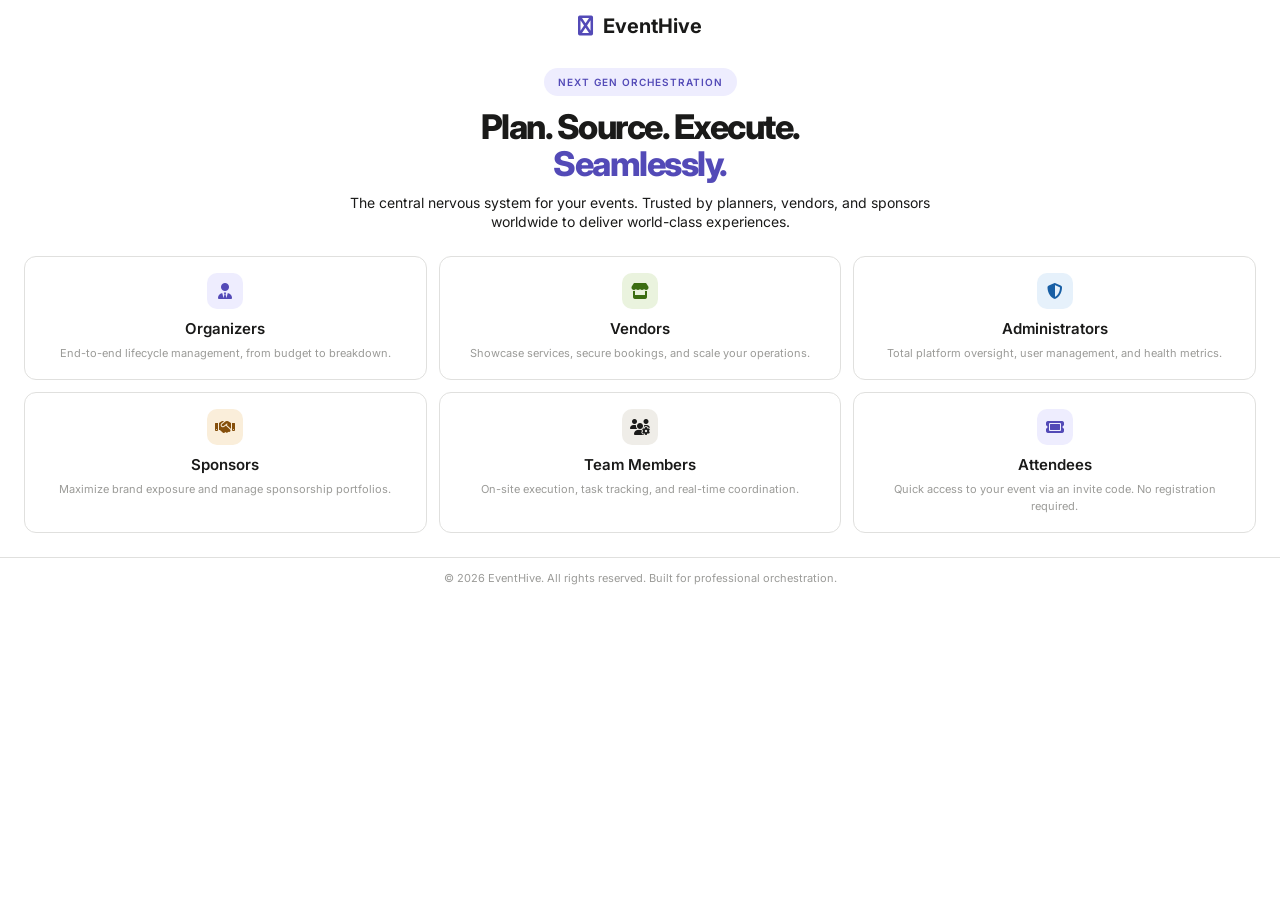
<file: index.html>
<!DOCTYPE html>
<html lang="en">
<head>
    <meta charset="UTF-8">
    <meta name="viewport" content="width=device-width, initial-scale=1.0">
    <title>EventHive | Professional Management Platform</title>
    <meta name="description" content="The modern standard for event orchestration. Clean, flat, and powerful solutions for every stakeholder.">
    <link rel="stylesheet" href="style.css">
    <link rel="stylesheet" href="https://cdnjs.cloudflare.com/ajax/libs/font-awesome/6.4.0/css/all.min.css">
    <style>
        .hero-section {
            padding: 16px 0 8px 0;
            text-align: center;
        }
        .hero-badge {
            display: inline-flex;
            align-items: center;
            padding: 6px 14px;
            background: var(--primary-light);
            color: var(--primary);
            border-radius: 100px;
            font-size: 10px;
            font-weight: 600;
            text-transform: uppercase;
            letter-spacing: 1px;
            margin-bottom: 12px;
        }
        .role-grid {
            display: grid;
            grid-template-columns: repeat(3, 1fr);
            gap: 12px;
            margin-top: 24px;
        }
        .role-card {
            padding: 16px !important;
        }
        .hero-title {
            font-size: 34px;
            font-weight: 800;
            letter-spacing: -1.5px;
            line-height: 1.1;
            margin-bottom: 10px;
        }
    </style>
</head>
<body>

    <header class="topbar" style="border:none; background:transparent">
        <div class="container" style="display: flex; justify-content: space-between; align-items: center;">
            <div style="font-size: 20px; font-weight: 700; display: flex; align-items: center; color: var(--text-primary)">
                <i class="fa-solid fa-hive" style="margin-right: 10px; color: var(--primary)"></i> EventHive
            </div>
            <div>
                <!-- Buttons removed per user request -->
            </div>
        </div>
    </header>

    <main class="container">
        <section class="hero-section">
            <div class="hero-badge">Next Gen Orchestration</div>
            <h1 class="hero-title">Plan. Source. Execute.<br><span style="color:var(--primary)">Seamlessly.</span></h1>
            <p class="text-secondary" style="font-size: 14px; max-width: 640px; margin: 0 auto; line-height: 1.4;">
                The central nervous system for your events. Trusted by planners, vendors, and sponsors worldwide to deliver world-class experiences.
            </p>

            <div class="role-grid">
                <!-- Organizer -->
                <a href="auth.html?role=organizer" class="role-card">
                    <div style="width:36px; height:36px; background:var(--primary-light); border-radius:10px; display:flex; align-items:center; justify-content:center; margin:0 auto 8px auto;">
                        <i class="fa-solid fa-user-tie" style="font-size:16px; color:var(--primary)"></i>
                    </div>
                    <h3 style="margin-bottom:4px; font-size:15px">Organizers</h3>
                    <p style="font-size:11px" class="text-tertiary">End-to-end lifecycle management, from budget to breakdown.</p>
                </a>

                <!-- Vendor -->
                <a href="auth.html?role=store" class="role-card">
                    <div style="width:36px; height:36px; background:var(--success-fill); border-radius:10px; display:flex; align-items:center; justify-content:center; margin:0 auto 8px auto;">
                        <i class="fa-solid fa-store" style="font-size:16px; color:var(--success-text)"></i>
                    </div>
                    <h3 style="margin-bottom:4px; font-size:15px">Vendors</h3>
                    <p style="font-size:11px" class="text-tertiary">Showcase services, secure bookings, and scale your operations.</p>
                </a>

                <!-- Admin -->
                <a href="auth.html?role=admin" class="role-card">
                    <div style="width:36px; height:36px; background:var(--info-fill); border-radius:10px; display:flex; align-items:center; justify-content:center; margin:0 auto 8px auto;">
                        <i class="fa-solid fa-shield-halved" style="font-size:16px; color:var(--info-text)"></i>
                    </div>
                    <h3 style="margin-bottom:4px; font-size:15px">Administrators</h3>
                    <p style="font-size:11px" class="text-tertiary">Total platform oversight, user management, and health metrics.</p>
                </a>

                <!-- Sponsor -->
                <a href="auth.html?role=sponsor" class="role-card">
                    <div style="width:36px; height:36px; background:var(--warning-fill); border-radius:10px; display:flex; align-items:center; justify-content:center; margin:0 auto 8px auto;">
                        <i class="fa-solid fa-handshake" style="font-size:16px; color:var(--warning-text)"></i>
                    </div>
                    <h3 style="margin-bottom:4px; font-size:15px">Sponsors</h3>
                    <p style="font-size:11px" class="text-tertiary">Maximize brand exposure and manage sponsorship portfolios.</p>
                </a>

                <!-- Employee -->
                <a href="auth.html?role=employee" class="role-card">
                    <div style="width:36px; height:36px; background:var(--bg-tertiary); border-radius:10px; display:flex; align-items:center; justify-content:center; margin:0 auto 8px auto;">
                        <i class="fa-solid fa-users-gear" style="font-size:16px; color:var(--text-primary)"></i>
                    </div>
                    <h3 style="margin-bottom:4px; font-size:15px">Team Members</h3>
                    <p style="font-size:11px" class="text-tertiary">On-site execution, task tracking, and real-time coordination.</p>
                </a>

                <!-- Attendee -->
                <a href="join.html" class="role-card">
                    <div style="width:36px; height:36px; background:var(--primary-light); border-radius:10px; display:flex; align-items:center; justify-content:center; margin:0 auto 8px auto;">
                        <i class="fa-solid fa-ticket" style="font-size:16px; color:var(--primary)"></i>
                    </div>
                    <h3 style="margin-bottom:4px; font-size:15px">Attendees</h3>
                    <p style="font-size:11px" class="text-tertiary">Quick access to your event via an invite code. No registration required.</p>
                </a>
            </div>
        </section>
    </main>

    <footer style="margin-top: 16px; padding: 12px 0; border-top: 0.5px solid var(--border-default); text-align: center;">
        <p class="text-tertiary" style="font-size: 11px;">&copy; 2026 EventHive. All rights reserved. Built for professional orchestration.</p>
    </footer>

</body>
</html>
</file>
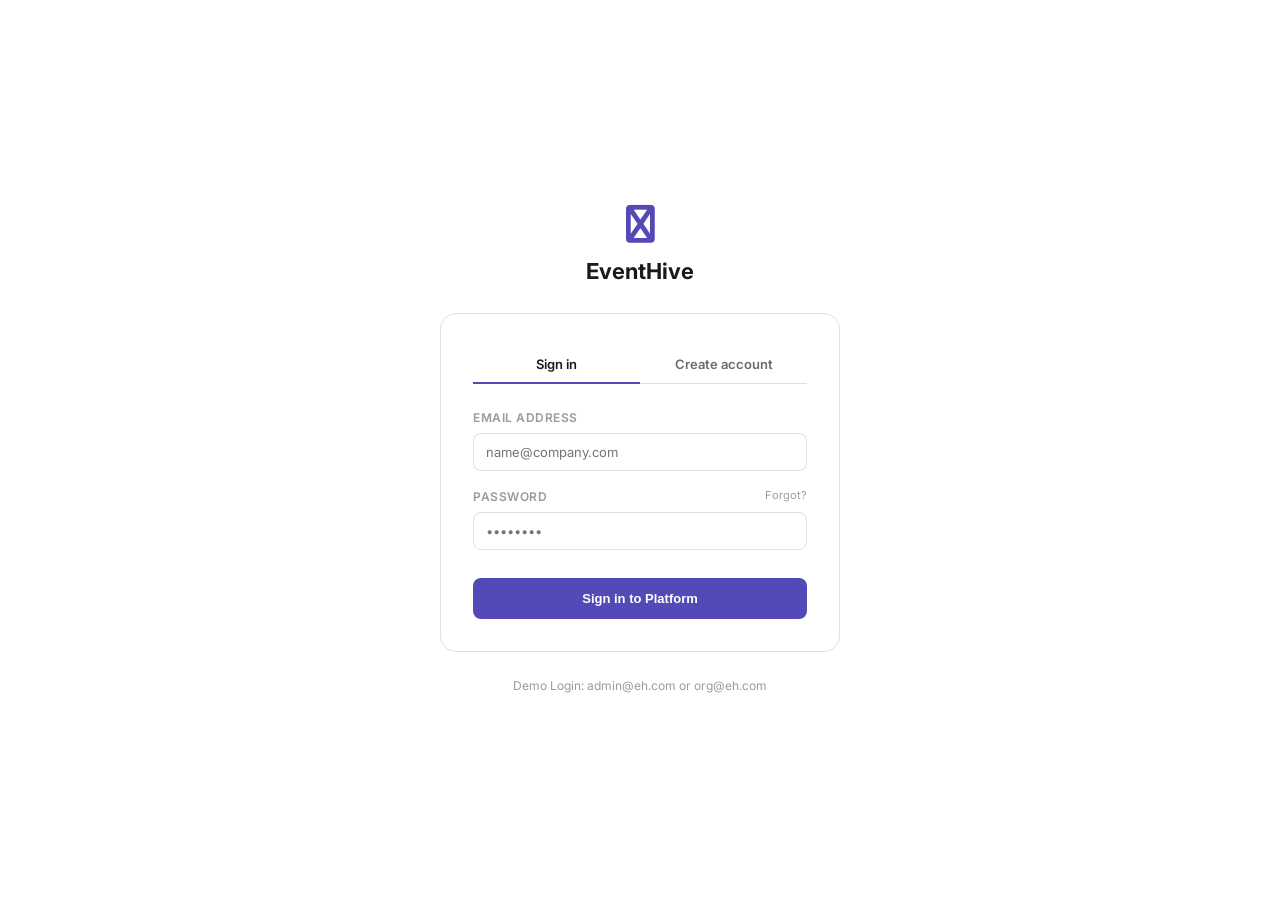
<file: auth.html>
<!DOCTYPE html>
<html lang="en">
<head>
    <meta charset="UTF-8">
    <meta name="viewport" content="width=device-width, initial-scale=1.0">
    <title>Authentication | EventHive</title>
    <link rel="stylesheet" href="style.css">
    <link rel="stylesheet" href="https://cdnjs.cloudflare.com/ajax/libs/font-awesome/6.4.0/css/all.min.css">
</head>
<body class="auth-page">

    <div style="text-align: center;">
        <div style="margin-bottom: 24px; cursor: pointer;" onclick="location.href='index.html'">
            <i class="fa-solid fa-hive" style="font-size: 38px; color: var(--primary);"></i>
            <div style="font-size: 22px; font-weight: 700; margin-top: 8px;">EventHive</div>
        </div>

        <div class="auth-card">
            <div class="auth-tabs">
                <div class="auth-tab active" id="tab-login" onclick="switchTab('login')">Sign in</div>
                <div class="auth-tab" id="tab-reg" onclick="switchTab('reg')">Create account</div>
            </div>

            <!-- Login -->
            <form id="form-login" onsubmit="handleLogin(event)">
                <div class="form-group" style="text-align: left;">
                    <label>Email address</label>
                    <input type="email" id="login-email" class="form-control" placeholder="name@company.com" required>
                </div>
                <div class="form-group" style="text-align: left;">
                    <div style="display: flex; justify-content: space-between; margin-bottom: 6px;">
                        <label style="margin:0">Password</label>
                        <a href="#" class="text-tertiary" style="font-size: 11px;">Forgot?</a>
                    </div>
                    <input type="password" id="login-pass" class="form-control" placeholder="••••••••" required>
                </div>
                <button type="submit" class="btn btn-primary" style="width: 100%; padding: 12px; margin-top: 12px;">Sign in to Platform</button>
            </form>

            <!-- Register -->
            <form id="form-reg" onsubmit="handleReg(event)" style="display: none;">
                <div class="form-group" style="text-align: left;">
                    <label>Full Name</label>
                    <input type="text" id="reg-name" class="form-control" placeholder="John Doe" required>
                </div>
                <div class="form-group" style="text-align: left;">
                    <label>Email address</label>
                    <input type="email" id="reg-email" class="form-control" placeholder="name@company.com" required>
                </div>
                <div class="form-group" style="text-align: left;">
                    <label>Professional Role</label>
                    <select id="reg-role" class="form-control" required>
                        <option value="organizer">Organizer</option>
                        <option value="store">Vendor / Store</option>
                        <option value="employee">Team Member</option>
                        <option value="sponsor">Sponsor</option>
                        <option value="admin">System Admin</option>
                    </select>
                </div>
                <div class="form-group" style="text-align: left;">
                    <label>Create Password</label>
                    <input type="password" class="form-control" placeholder="••••••••" required>
                </div>
                <button type="submit" class="btn btn-primary" style="width: 100%; padding: 12px; margin-top: 12px;">Join EventHive</button>
            </form>
        </div>
        <p class="text-tertiary" style="margin-top: 24px; font-size: 12px;">Demo Login: admin@eh.com or org@eh.com</p>
    </div>

    <script src="store.js"></script>
    <script src="common.js"></script>
    <script>
        // Handle role pre-selection
        const params = new URLSearchParams(window.location.search);
        const urlRole = params.get('role');
        if (urlRole) document.getElementById('reg-role').value = urlRole;

        function switchTab(t) {
            document.getElementById('form-login').style.display = t === 'login' ? 'block' : 'none';
            document.getElementById('form-reg').style.display = t === 'reg' ? 'block' : 'none';
            document.getElementById('tab-login').className = `auth-tab ${t==='login'?'active':''}`;
            document.getElementById('tab-reg').className = `auth-tab ${t==='reg'?'active':''}`;
        }

        function handleLogin(e) {
            e.preventDefault();
            const email = document.getElementById('login-email').value;
            const users = DataStore.getUsers();
            
            // For demo purposes, we accept the core roles if credentials match or just basic pass
            const user = users.find(u => u.email === email);
            if (user) {
                localStorage.setItem('currentUser', JSON.stringify(user));
                showNotification(`Welcome back, ${user.name}`, 'success');
                setTimeout(() => location.href = 'dashboard.html', 800);
            } else {
                // Default fallback for demo
                const fallbackRole = urlRole || 'organizer';
                const demoUser = { name: email.split('@')[0], role: fallbackRole, email: email };
                localStorage.setItem('currentUser', JSON.stringify(demoUser));
                location.href = 'dashboard.html';
            }
        }

        function handleReg(e) {
            e.preventDefault();
            const name = document.getElementById('reg-name').value;
            const email = document.getElementById('reg-email').value;
            const role = document.getElementById('reg-role').value;
            
            const newUser = { name, email, role };
            DataStore.saveUser(newUser);
            localStorage.setItem('currentUser', JSON.stringify(newUser));
            
            showNotification('Account created!', 'success');
            setTimeout(() => location.href = 'dashboard.html', 1000);
        }
    </script>
</body>
</html>
</file>
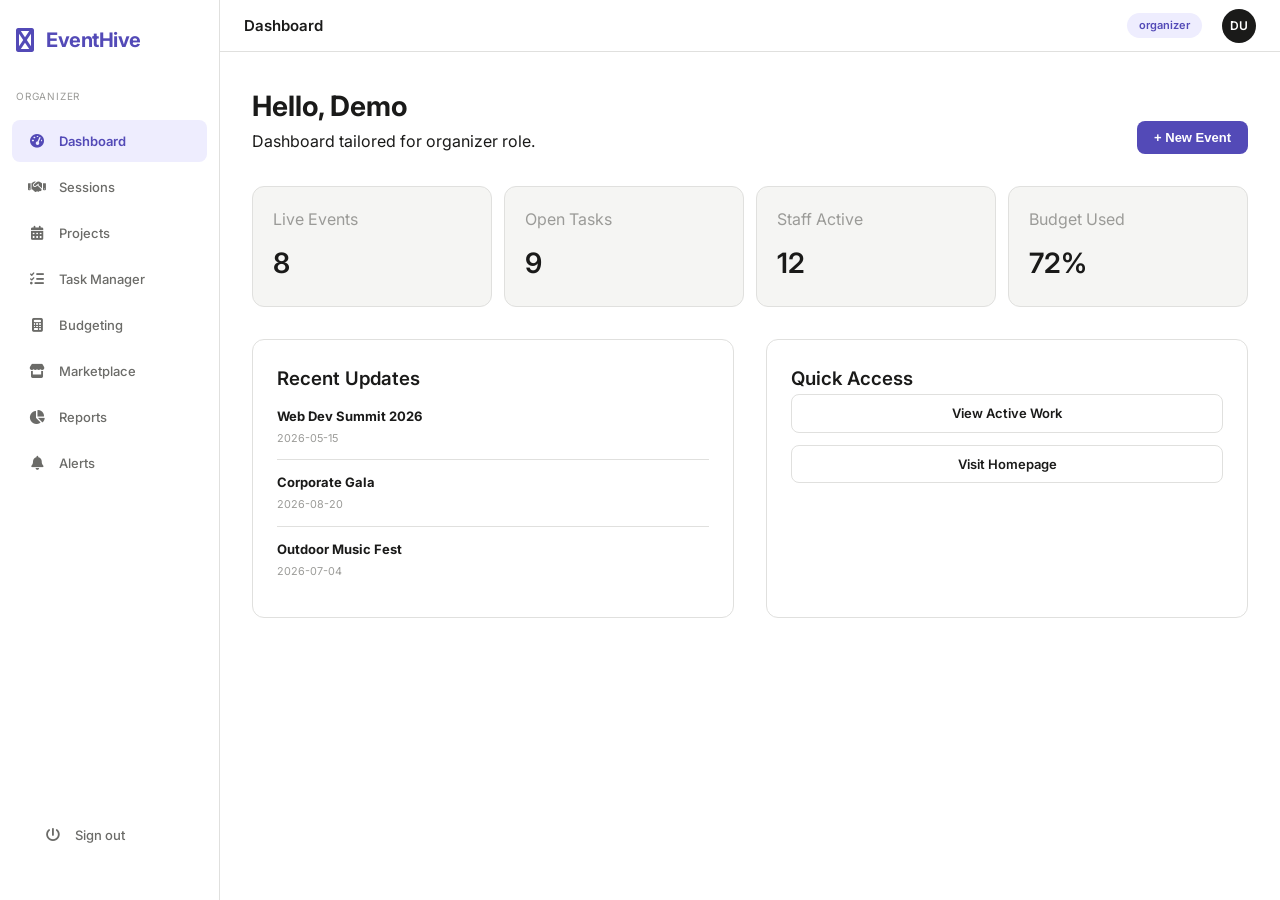
<file: dashboard.html>
<!DOCTYPE html>
<html lang="en">
<head>
    <meta charset="UTF-8">
    <meta name="viewport" content="width=device-width, initial-scale=1.0">
    <title>Management Console | EventHive</title>
    <link rel="stylesheet" href="style.css">
    <link rel="stylesheet" href="https://cdnjs.cloudflare.com/ajax/libs/font-awesome/6.4.0/css/all.min.css">
    <style>
        .sidebar { padding: 24px 0; display: flex; flex-direction: column; }
        .sidebar-logo { padding: 0 16px; margin-bottom: 32px; color: var(--primary); display: flex; align-items: center; }
        .sidebar-role { font-size: 10px; text-transform: uppercase; color: var(--text-tertiary); letter-spacing: 0.8px; padding: 0 16px; margin-bottom: 12px; }
        .nav-group { margin-bottom: 24px; }
        
        .metric-card { background: var(--bg-secondary); border-radius: 12px; padding: 20px; border: 0.5px solid var(--border-default); }
        .metric-value { font-size: 28px; font-weight: 600; margin-top: 8px; }
        
        .section-card { background: white; border: 0.5px solid var(--border-default); border-radius: 12px; padding: 24px; height: 100%; }
        .section-header { display: flex; justify-content: space-between; align-items: center; margin-bottom: 20px; }
        
        .modal-overlay { position: fixed; inset: 0; background: rgba(0,0,0,0.4); z-index: 1000; display: none; align-items: center; justify-content: center; backdrop-filter: blur(2px); }
        .modal-content { background: white; width: 440px; border-radius: 16px; padding: 32px; border: 0.5px solid var(--border-default); }
        
        .data-list-row { display: flex; align-items: center; padding: 12px 0; border-bottom: 0.5px solid var(--border-default); font-size: 13px; }
        .data-list-row:last-child { border-bottom: none; }

        .task-tag { font-size: 10px; padding: 2px 8px; border-radius: 4px; font-weight: 600; text-transform: uppercase; }
        
        #view-container { animation: fadeIn 0.3s ease; }
        @keyframes fadeIn { from { opacity: 0; transform: translateY(4px); } to { opacity: 1; transform: translateY(0); } }
    </style>
</head>
<body class="app-wrapper">

    <!-- Navigation -->
    <aside class="sidebar">
        <div class="sidebar-logo" onclick="location.href='index.html'" style="cursor:pointer">
            <i class="fa-solid fa-hive" style="font-size: 24px; margin-right: 12px;"></i>
            <span style="font-size: 20px; font-weight: 700; letter-spacing: -0.5px;">EventHive</span>
        </div>
        <div class="sidebar-role" id="role-label">Stakeholder</div>
        <nav id="main-nav" class="nav-group"></nav>
        <div style="margin-top: auto; padding: 16px;">
            <div class="nav-item" onclick="openLogout()"><i class="fa-solid fa-power-off"></i><span>Sign out</span></div>
        </div>
    </aside>

    <!-- Content -->
    <main class="main-content">
        <header class="topbar">
            <div style="font-weight: 600; font-size: 15px;" id="current-view-name">Overview</div>
            <div style="display: flex; align-items: center; gap: 20px;">
                <div class="badge" id="role-pill" style="padding: 4px 12px; background: var(--primary-light); color: var(--primary);">Role</div>
                <div id="user-circle" style="width: 34px; height: 34px; background: #1A1A19; color: white; border-radius: 50%; display: flex; align-items: center; justify-content: center; font-size: 12px; font-weight: 600; cursor: pointer;">??</div>
            </div>
        </header>

        <div style="padding: 32px; max-width: 1200px;" id="view-container">
            <!-- Dynamic Content Injected Here -->
        </div>
    </main>

    <div id="session-modal" class="modal-overlay">
        <div class="modal-content">
            <h3 style="margin-bottom: 20px;">Schedule Planning Session</h3>
            <form onsubmit="handleCreateSession(event)">
                <div class="form-group"><label>Session Name / Objective</label><input type="text" id="sn-title" class="form-control" placeholder="e.g. Q3 Roadmap Review" required></div>
                <div class="form-group"><label>Client / Department</label><input type="text" id="sn-client" class="form-control" placeholder="Acme Corp" required></div>
                <div class="form-group"><label>Session Date</label><input type="date" id="sn-date" class="form-control" required></div>
                <div style="display: flex; gap: 12px; margin-top: 24px;">
                    <button type="button" class="btn btn-secondary" style="flex: 1;" onclick="closeModal('session-modal')">Cancel</button>
                    <button type="submit" class="btn btn-primary" style="flex: 1;">Take Session</button>
                </div>
            </form>
        </div>
    </div>

    <!-- Global Modals -->
    <div id="event-modal" class="modal-overlay">
        <div class="modal-content">
            <h3 style="margin-bottom: 20px;">Create New Event</h3>
            <form onsubmit="handleCreateEvent(event)">
                <div class="form-group"><label>Source Session (Required)</label><select id="ev-session" class="form-control" required></select></div>
                <div class="form-group"><label>Event Name</label><input type="text" id="ev-name" class="form-control" required></div>
                <div class="form-group"><label>Planned Date</label><input type="date" id="ev-date" class="form-control" required></div>
                <div style="display: flex; gap: 12px; margin-top: 24px;">
                    <button type="button" class="btn btn-secondary" style="flex: 1;" onclick="closeModal('event-modal')">Cancel</button>
                    <button type="submit" class="btn btn-primary" style="flex: 1;">Create Event</button>
                </div>
            </form>
        </div>
    </div>

    <div id="task-modal" class="modal-overlay">
        <div class="modal-content">
            <h3 style="margin-bottom: 20px;">Assign New Task</h3>
            <form onsubmit="handleCreateTask(event)">
                <div class="form-group"><label>Event Context</label><select id="tk-event" class="form-control" id="tk-ev-list"></select></div>
                <div class="form-group"><label>Task Details</label><input type="text" id="tk-name" class="form-control" placeholder="What needs to be done?" required></div>
                <div class="form-group"><label>Assignee</label><select id="tk-user" class="form-control"><option>Mike Staff</option><option>Sarah Planner</option><option>George Catering</option></select></div>
                <div style="display: flex; gap: 12px; margin-top: 24px;">
                    <button type="button" class="btn btn-secondary" style="flex: 1;" onclick="closeModal('task-modal')">Cancel</button>
                    <button type="submit" class="btn btn-primary" style="flex: 1;">Create Task</button>
                </div>
            </form>
        </div>
    </div> <!-- Ensure task-modal is properly closed -->

    <div id="payment-modal" class="modal-overlay">
        <div class="modal-content">
            <h3 style="margin-bottom: 20px;">Secure Payment Gateway</h3>
            <form onsubmit="handlePaymentSubmit(event)">
                <div class="form-group" style="display:flex; gap:16px; margin-bottom:16px; flex-wrap:wrap">
                    <label style="display:flex; align-items:center; gap:8px"><input type="radio" name="paymethod" required checked> <i class="fa-brands fa-cc-visa" style="font-size:24px; color:#1434CB"></i></label>
                    <label style="display:flex; align-items:center; gap:8px"><input type="radio" name="paymethod" required> <i class="fa-brands fa-cc-mastercard" style="font-size:24px; color:#EB001B"></i></label>
                    <label style="display:flex; align-items:center; gap:8px"><input type="radio" name="paymethod" required> <i class="fa-brands fa-paypal" style="font-size:24px; color:#003087"></i></label>
                    <label style="display:flex; align-items:center; gap:8px"><input type="radio" name="paymethod" required> <i class="fa-brands fa-cc-apple-pay" style="font-size:24px; color:#000000"></i></label>
                </div>
                <div class="form-group"><label>Cardholder Name</label><input type="text" class="form-control" required placeholder="John Doe"></div>
                <div class="form-group"><label>Card Number</label><input type="text" class="form-control" required placeholder="XXXX XXXX XXXX XXXX" maxlength="19"></div>
                <div style="display:flex; gap:16px">
                    <div class="form-group" style="flex:1"><label>Expiry Date</label><input type="text" class="form-control" required placeholder="MM/YY"></div>
                    <div class="form-group" style="flex:1"><label>CVV</label><input type="text" class="form-control" required placeholder="123" maxlength="3"></div>
                </div>
                <div style="display: flex; gap: 12px; margin-top: 24px;">
                    <button type="button" class="btn btn-secondary" style="flex: 1;" onclick="closeModal('payment-modal')">Cancel</button>
                    <button type="submit" class="btn btn-primary" style="flex: 1;">Pay $20,000.00</button>
                </div>
            </form>
        </div>
    </div>

    <script src="store.js"></script>
    <script src="common.js"></script>
    <script>
        const user = JSON.parse(localStorage.getItem('currentUser')) || { role: 'organizer', name: 'Demo User' };
        let currentView = 'Dashboard';

        function init() {
            document.getElementById('role-label').innerText = user.role;
            document.getElementById('role-pill').innerText = user.role;
            document.getElementById('user-circle').innerText = user.name.split(' ').map(n=>n[0]).join('');
            renderNav();
            switchView('Dashboard');
        }

        function renderNav() {
            const nav = document.getElementById('main-nav');
            const menu = {
                admin:     [{n:'Dashboard', i:'fa-gauge-high'}, {n:'Users', i:'fa-users'}, {n:'Events', i:'fa-calendar'}, {n:'System', i:'fa-server'}, {n:'Reports', i:'fa-chart-pie'}, {n:'Alerts', i:'fa-bell'}],
                organizer: [{n:'Dashboard', i:'fa-gauge-high'}, {n:'Sessions', i:'fa-handshake'}, {n:'Projects', i:'fa-calendar-days'}, {n:'Task Manager', i:'fa-list-check'}, {n:'Budgeting', i:'fa-calculator'}, {n:'Marketplace', i:'fa-store'}, {n:'Reports', i:'fa-chart-pie'}, {n:'Alerts', i:'fa-bell'}],
                store:     [{n:'Dashboard', i:'fa-gauge-high'}, {n:'Bookings', i:'fa-calendar-check'}, {n:'Catalog', i:'fa-box'}, {n:'Earnings', i:'fa-dollar-sign'}],
                employee:  [{n:'Dashboard', i:'fa-gauge-high'}, {n:'My Shift', i:'fa-clock'}, {n:'Tasks', i:'fa-list-check'}],
                sponsor:   [{n:'Dashboard', i:'fa-gauge-high'}, {n:'Offers', i:'fa-handshake'}, {n:'Branding', i:'fa-bullhorn'}],
                attendee:  [{n:'Dashboard', i:'fa-gauge-high'}, {n:'My Access', i:'fa-ticket'}, {n:'Schedule', i:'fa-clock'}]
            };
            const items = menu[user.role] || [{n:'Dashboard', i:'fa-gauge-high'}];
            nav.innerHTML = items.map(item => `
                <div class="nav-item ${item.n === currentView ? 'active' : ''}" onclick="switchView('${item.n}')">
                    <i class="fa-solid ${item.i}"></i><span>${item.n}</span>
                </div>
            `).join('');
        }

        function switchView(view) {
            if (view === 'Marketplace') { location.href = 'marketplace.html'; return; }
            currentView = view;
            document.getElementById('current-view-name').innerText = view;
            renderNav();
            const container = document.getElementById('view-container');
            
            if (view === 'Dashboard') renderDashboard(container);
            else if (view === 'Sessions') renderSessions(container);
            else if (view === 'Task Manager' || view === 'Tasks') renderTasks(container);
            else if (view === 'Projects' || view === 'Events') renderProjects(container);
            else if (view === 'Bookings') renderBookings(container);
            else if (view === 'Offers') renderOffers(container);
            else if (view === 'Branding') renderBranding(container);
            else if (view === 'My Access') renderAttendeeAccess(container);
            else if (view === 'My Shift') renderMyShift(container);
            else if (view === 'Users') renderUsers(container);
            else if (view === 'System') renderSystem(container);
            else if (view === 'Catalog') renderCatalog(container);
            else if (view === 'Finances' || view === 'Earnings') renderFinances(container);
            else if (view === 'Budgeting') renderBudgeting(container);
            else if (view === 'Sponsor Market') renderSponsorMarket(container);
            else if (view === 'Reports') renderReports(container);
            else if (view === 'Alerts') renderAlerts(container);
            else if (view === 'Schedule') renderSchedule(container);
            else container.innerHTML = `<div class="section-card"><p class="text-tertiary">Module "${view}" is initialized and ready for deployment.</p></div>`;
        }

        function renderDashboard(cont) {
            let roleHtml = '';
            if (user.role === 'organizer') {
                roleHtml = `
                    <div class="grid grid-4" style="margin-bottom:32px">
                        <div class="metric-card"><div class="text-tertiary">Live Events</div><div class="metric-value">${DataStore.getEvents().length}</div></div>
                        <div class="metric-card"><div class="text-tertiary">Open Tasks</div><div class="metric-value">${DataStore.getTasks().filter(t=>t.status==='todo').length}</div></div>
                        <div class="metric-card"><div class="text-tertiary">Staff Active</div><div class="metric-value">12</div></div>
                        <div class="metric-card"><div class="text-tertiary">Budget Used</div><div class="metric-value">72%</div></div>
                    </div>
                `;
            } else if (user.role === 'store') {
                roleHtml = `
                    <div class="grid grid-4" style="margin-bottom:32px">
                        <div class="metric-card"><div class="text-tertiary">Total Bookings</div><div class="metric-value">${DataStore.getBookings().length}</div></div>
                        <div class="metric-card"><div class="text-tertiary">Pending Res.</div><div class="metric-value">3</div></div>
                        <div class="metric-card"><div class="text-tertiary">Earnings</div><div class="metric-value">$8,450</div></div>
                        <div class="metric-card"><div class="text-tertiary">Profile Views</div><div class="metric-value">1.2k</div></div>
                    </div>
                `;
            } else if (user.role === 'employee') {
                roleHtml = `
                    <div class="grid grid-2" style="margin-bottom:32px; gap:24px">
                        <div class="metric-card"><div class="text-tertiary">Tasks for Today</div><div class="metric-value">5</div></div>
                        <div class="metric-card"><div class="text-tertiary">Shift Status</div><div class="metric-value">On Break</div></div>
                    </div>
                `;
            } else {
                roleHtml = `<div class="metric-card" style="margin-bottom:32px">Welcome back to your workspace.</div>`;
            }

            cont.innerHTML = `
                <div style="display:flex; justify-content:space-between; align-items:flex-end; margin-bottom:32px">
                    <div><h1 style="font-size:28px; font-weight:700">Hello, ${user.name.split(' ')[0]}</h1><p class="text-secondary">Dashboard tailored for ${user.role} role.</p></div>
                    ${user.role === 'organizer' ? '<button class="btn btn-primary" onclick="openModal(\'event-modal\')">+ New Event</button>' : ''}
                </div>
                ${roleHtml}
                <div class="grid grid-2" style="gap:32px">
                    <div class="section-card"><h3>Recent Updates</h3><div id="recent-list"></div></div>
                    <div class="section-card"><h3>Quick Access</h3>
                        <div class="btn btn-secondary" style="width:100%; margin-bottom:12px" onclick="switchView('${user.role === 'organizer' ? 'Projects' : 'Dashboard'}')">View Active Work</div>
                        <div class="btn btn-secondary" style="width:100%" onclick="location.href='index.html'">Visit Homepage</div>
                    </div>
                </div>
            `;
            const list = document.getElementById('recent-list');
            list.innerHTML = DataStore.getEvents().slice(0, 3).map(e => `<div class="data-list-row"><div><b>${e.name}</b><br><small class="text-tertiary">${e.date}</small></div></div>`).join('');
        }

        function renderTasks(cont) {
            const tasks = DataStore.getTasks();
            cont.innerHTML = `
                <div class="section-header" style="margin-bottom:32px">
                    <h2>Task Management Center</h2>
                    ${user.role === 'organizer' ? '<button class="btn btn-primary" onclick="openModal(\'task-modal\')">+ Create Task</button>' : ''}
                </div>
                <div class="grid grid-1" style="gap:16px">
                    ${tasks.map(t => `
                        <div class="section-card" style="padding:16px; border-left: 4px solid ${t.status==='done'?'var(--success-text)':'var(--primary)'}">
                            <div style="display:flex; justify-content:space-between; align-items:center">
                                <div><b>${t.text}</b><br><small class="text-tertiary">Assigned to: ${t.assignee}</small></div>
                                <div style="display:flex; align-items:center; gap:12px">
                                    <span class="task-tag" style="background:${t.status==='done'?'var(--success-fill)':'var(--primary-light)'}; color:${t.status==='done'?'var(--success-text)':'var(--primary)'}">${t.status}</span>
                                    <button class="btn btn-ghost" onclick="toggleTaskStatus('${t.id}', '${t.status}')">${t.status==='done'?'Reopen':'Complete'}</button>
                                </div>
                            </div>
                        </div>
                    `).join('')}
                </div>
            `;
        }

        function renderProjects(cont) {
            const events = DataStore.getEvents();
            cont.innerHTML = `
                <div class="section-header" style="margin-bottom:32px"><h2>Active Event Portfolio</h2></div>
                <div class="section-card">
                    ${events.map(e => `
                        <div class="data-list-row">
                            <div style="flex:1"><b>${e.name}</b><br><small class="text-tertiary">ID: ${e.id} • Code: <b>${e.code}</b></small></div>
                            <div style="margin-right:20px">${e.date}</div>
                            <span class="badge badge-success">${e.status}</span>
                        </div>
                    `).join('')}
                </div>
            `;
        }

        function renderBookings(cont) {
            const bks = DataStore.getBookings();
            cont.innerHTML = `
                <div class="section-header" style="margin-bottom:32px"><h2>Client Bookings & Requests</h2></div>
                <div class="grid grid-1" style="gap:16px">
                    ${bks.map(b => `
                        <div class="section-card" style="padding:16px">
                            <div style="display:flex; justify-content:space-between; align-items:center">
                                <div><b>${b.eventName}</b><br><small>${b.client} • $${b.amount}</small></div>
                                <div style="display:flex; gap:8px">
                                    <button class="btn btn-secondary" style="color:var(--success-text); border-color:var(--success-text)">Accept</button>
                                    <button class="btn btn-ghost" style="color:var(--error-text)">Decline</button>
                                </div>
                            </div>
                        </div>
                    `).join('') || '<p class="text-tertiary">Refreshing booking feed...</p>'}
                </div>
            `;
        }

        function renderOffers(cont) {
            let offers = DataStore.getOffers();
            // Fallback mock data in case local storage is stale
            if (offers.length === 0) {
                offers = [
                    { title: 'Gold Tier Sponsoring', value: '$10,000', event: 'Web Dev Summit', status: 'Accepted' },
                    { title: 'Lanyard Branding', value: '$2,500', event: 'Corporate Gala', status: 'Pending' },
                    { title: 'Main Stage Banner', value: '$5,000', event: 'Music Fest', status: 'Active' },
                    { title: 'VIP Lounge Host', value: '$15,000', event: 'Design Conference', status: 'Accepted' },
                    { title: 'Coffee Cart Sponsor', value: '$1,500', event: 'Startup Pitch Night', status: 'Pending' },
                    { title: 'Wi-Fi Network Branding', value: '$3,000', event: 'Tech Summit', status: 'Accepted' }
                ];
            }
            cont.innerHTML = `
                <div class="section-header" style="margin-bottom:32px"><h2>Active Sponsorship Offers</h2></div>
                <div class="grid grid-2" style="gap:24px">
                    ${offers.map(o => `
                        <div class="section-card" style="border-top: 4px solid var(--primary)">
                            <div style="font-size:11px; text-transform:uppercase; color:var(--text-tertiary); margin-bottom:8px">${o.event}</div>
                            <h3 style="margin-bottom:12px">${o.title}</h3>
                            <div style="display:flex; justify-content:space-between; align-items:center">
                                <span style="font-size:18px; font-weight:700">${o.value}</span>
                                <span class="badge ${o.status==='Accepted'?'badge-success':'badge-warning'}">${o.status}</span>
                            </div>
                        </div>
                    `).join('')}
                </div>
            `;
        }

        function renderBranding(cont) {
            cont.innerHTML = `
                <div class="section-header" style="margin-bottom:32px"><h2>Sponsorship Portfolio</h2></div>
                <div class="section-card">
                    <div class="data-list-row"><div>Logo Asset (SVG)</div><div style="flex:1"></div><button class="btn btn-ghost">Replace</button></div>
                    <div class="data-list-row"><div>Brand Guidelines</div><div style="flex:1"></div><button class="btn btn-ghost">Download</button></div>
                    <div style="margin-top:24px; padding:20px; border-radius:12px; border:1px dashed var(--border-default); text-align:center">
                        <p class="text-tertiary">Drag and drop your company logo here to update branding across sponsored events.</p>
                    </div>
                </div>
            `;
        }

        function renderAttendeeAccess(cont) {
            cont.innerHTML = `
                <div class="section-header" style="margin-bottom:32px"><h2>My Event Access</h2></div>
                <div class="section-card" style="text-align:center; padding:40px">
                    <i class="fa-solid fa-qrcode" style="font-size:80px; color:var(--primary); margin-bottom:24px"></i>
                    <p style="font-weight:600">Your Master Access Token</p>
                    <p class="text-tertiary" style="font-size:13px; margin-bottom:24px">Show this QR at the venue entrance. Valid for all booked sessions.</p>
                    <button class="btn btn-primary" onclick="showNotification('Digital pass downloaded successfully.', 'success')">Download Wallet Pass</button>
                </div>
            `;
        }

        function toggleTaskStatus(id, current) {
            const next = current === 'done' ? 'todo' : 'done';
            DataStore.updateTaskStatus(id, next);
            showNotification(`Task status updated.`, 'info');
            renderTasks(document.getElementById('view-container'));
        }

        function renderSessions(cont) {
            const sessions = DataStore.getSessions();
            cont.innerHTML = `
                <div class="section-header" style="margin-bottom:32px">
                    <h2>Planning Sessions</h2>
                    <button class="btn btn-primary" onclick="openModal('session-modal')">+ Take Session</button>
                </div>
                <div class="grid grid-2" style="gap:24px">
                    ${sessions.map(s => `
                        <div class="section-card" style="border-top: 4px solid var(--primary)">
                            <div style="display:flex; justify-content:space-between; margin-bottom:12px">
                                <span class="badge ${s.status === 'Active' ? 'badge-success' : 'badge-neutral'}">${s.status}</span>
                                <span style="font-size:12px; color:var(--text-tertiary)">${s.date}</span>
                            </div>
                            <h3 style="margin-bottom:4px">${s.title}</h3>
                            <p class="text-secondary" style="font-size:13px; margin-bottom:20px"><i class="fa-solid fa-user-tie"></i> Client: ${s.client}</p>
                            <button class="btn btn-secondary" style="width:100%" onclick="prepEventFromSession('${s.id}')">Convert to Event</button>
                        </div>
                    `).join('') || '<p class="text-tertiary">No sessions taken yet. You must take a session before creating an event.</p>'}
                </div>
            `;
        }

        function prepEventFromSession(sessionId) {
            openModal('event-modal');
            const select = document.getElementById('ev-session');
            select.value = sessionId;
        }

        function openModal(id) { 
            if (id === 'task-modal') {
                const el = document.getElementById('tk-event');
                el.innerHTML = DataStore.getEvents().map(e => `<option>${e.name}</option>`).join('') || '<option>Global Task</option>';
            }
            if (id === 'event-modal') {
                const el = document.getElementById('ev-session');
                const sessions = DataStore.getSessions();
                if (sessions.length === 0) {
                    showNotification('You must take a session first before creating an event.', 'error');
                    return;
                }
                el.innerHTML = sessions.map(s => `<option value="${s.id}">${s.title} (${s.client})</option>`).join('');
            }
            document.getElementById(id).style.display = 'flex'; 
        }
        function closeModal(id) { document.getElementById(id).style.display = 'none'; }
        
        // --- NEW MODULE RENDERS ---
        function renderMyShift(cont) {
            cont.innerHTML = `
                <div class="section-header" style="margin-bottom:32px"><h2>Shift Schedule & Assignments</h2></div>
                <div class="grid grid-3" style="gap:24px; margin-bottom:32px">
                    <div class="metric-card"><div class="text-tertiary">Current Status</div><div class="metric-value text-success" style="font-size:24px"><i class="fa-solid fa-circle"></i> Clocked In</div></div>
                    <div class="metric-card"><div class="text-tertiary">Shift Time</div><div class="metric-value">08:00 - 17:00</div></div>
                    <div class="metric-card"><div class="text-tertiary">Assigned Area</div><div class="metric-value">Main Hall (A)</div></div>
                </div>
                <div class="section-card">
                    <h3 style="margin-bottom: 20px">Today's Timeline</h3>
                    <div class="data-list-row"><div><b>08:00 AM</b> - Venue Arrival & Briefing</div><div style="flex:1"></div><span class="badge badge-success">Done</span></div>
                    <div class="data-list-row"><div><b>09:30 AM</b> - VIP Registration Setup</div><div style="flex:1"></div><span class="badge badge-success">Done</span></div>
                    <div class="data-list-row"><div><b>11:00 AM</b> - Audio Equipment Testing</div><div style="flex:1"></div><span class="badge badge-warning">Active</span></div>
                    <div class="data-list-row"><div><b>13:00 PM</b> - Lunch Break (45m)</div><div style="flex:1"></div><span class="badge">Pending</span></div>
                    <div class="data-list-row"><div><b>14:30 PM</b> - Speaker Q&A Coordination</div><div style="flex:1"></div><span class="badge">Pending</span></div>
                    <div style="margin-top:24px"><button class="btn btn-secondary">Request Shift Swap</button></div>
                </div>
            `;
        }

        function renderUsers(cont) {
            const users = DataStore.getUsers();
            cont.innerHTML = `
                <div class="section-header" style="margin-bottom:32px"><h2>Platform User Registry</h2><button class="btn btn-primary">+ Invite User</button></div>
                <div class="section-card">
                    ${users.map(u => `
                        <div class="data-list-row">
                            <i class="fa-solid fa-circle-user text-tertiary" style="font-size:20px; margin-right:16px;"></i>
                            <div style="flex:1"><b>${u.name}</b><br><small class="text-tertiary">${u.email}</small></div>
                            <div style="width:100px"><span class="badge">${u.role}</span></div>
                            <button class="btn btn-ghost"><i class="fa-solid fa-ellipsis-vertical"></i></button>
                        </div>
                    `).join('')}
                </div>
            `;
        }

        function renderSystem(cont) {
            cont.innerHTML = `
                <div class="section-header" style="margin-bottom:32px"><h2>System Health & Config</h2></div>
                <div class="grid grid-3" style="margin-bottom:32px">
                    <div class="metric-card"><div class="text-tertiary">Global API Uptime</div><div class="metric-value">99.99%</div></div>
                    <div class="metric-card"><div class="text-tertiary">Server Load</div><div class="metric-value" style="color:var(--warning-text)">68%</div></div>
                    <div class="metric-card"><div class="text-tertiary">Active Sessions</div><div class="metric-value">1,245</div></div>
                </div>
                <div class="section-card">
                    <h3>Environment Logs</h3>
                    <div style="background:#1A1A19; color:#4AF626; padding:16px; border-radius:8px; font-family:monospace; font-size:12px; margin-top:16px; height:200px; overflow-y:auto">
                        [SYS] 2026-04-17 10:14:22 INFO  Init complete. Loaded 5 modules.<br>
                        [DB]  2026-04-17 10:15:01 WARN  Connection pool at 80% capacity.<br>
                        [API] 2026-04-17 10:16:33 INFO  Payment gateway ping successful (14ms).<br>
                        [AUTH] 2026-04-17 10:19:12 INFO  User "sponsor@eh.com" signed in.<br>
                        [SYS] 2026-04-17 10:25:00 INFO  Automated backup completed safely.
                    </div>
                </div>
            `;
        }

        function renderCatalog(cont) {
            cont.innerHTML = `
                <div class="section-header" style="margin-bottom:32px"><h2>Service Catalog</h2><button class="btn btn-primary">+ Add Offering</button></div>
                <div class="grid grid-3">
                    <div class="section-card" style="padding:0; overflow:hidden">
                        <div style="height:120px; background:var(--bg-secondary); background-image:url('https://images.unsplash.com/photo-1540555700478-4be289fbecef?auto=format&fit=crop&w=400&q=80'); background-size:cover;"></div>
                        <div style="padding:20px"><h3>Grand Venue Rental</h3><p class="text-tertiary" style="margin-top:8px">$5,000 / day</p><button class="btn btn-secondary" style="width:100%; margin-top:16px">Edit Listing</button></div>
                    </div>
                    <div class="section-card" style="padding:0; overflow:hidden">
                        <div style="height:120px; background:var(--bg-secondary); background-image:url('https://images.unsplash.com/photo-1560523160-754a9e25c68f?auto=format&fit=crop&w=400&q=80'); background-size:cover;"></div>
                        <div style="padding:20px"><h3>Premium Catering</h3><p class="text-tertiary" style="margin-top:8px">$45 / guest</p><button class="btn btn-secondary" style="width:100%; margin-top:16px">Edit Listing</button></div>
                    </div>
                    <div class="section-card" style="padding:0; overflow:hidden">
                        <div style="height:120px; background:var(--bg-secondary); background-image:url('https://images.unsplash.com/photo-1492684223066-81342ee5ff30?auto=format&fit=crop&w=400&q=80'); background-size:cover;"></div>
                        <div style="padding:20px"><h3>AV Tech Package</h3><p class="text-tertiary" style="margin-top:8px">$1,200 / day</p><button class="btn btn-secondary" style="width:100%; margin-top:16px">Edit Listing</button></div>
                    </div>
                </div>
            `;
        }

        function renderFinances(cont) {
            cont.innerHTML = `
                <div class="section-header" style="margin-bottom:32px"><h2>Financial Tracker</h2><button class="btn btn-primary">Export CSV</button></div>
                <div class="grid grid-2" style="gap:24px; margin-bottom:32px">
                    <div class="section-card" style="background:var(--primary); color:white; border:none">
                        <h3 style="color:var(--primary-light)">Total Revenue (YTD)</h3>
                        <div style="font-size:36px; font-weight:800; margin-top:12px">$142,500.00</div>
                    </div>
                    <div class="section-card">
                        <h3 class="text-tertiary">Pending Payouts</h3>
                        <div style="font-size:36px; font-weight:800; margin-top:12px">$18,200.00</div>
                        <button class="btn btn-secondary" style="margin-top:16px">Review Invoices</button>
                    </div>
                </div>
                <div class="section-card">
                    <h3 style="margin-bottom:20px">Recent Transactions</h3>
                    <div class="data-list-row"><div><b>Catering Deposit - Gala</b><br><small class="text-tertiary">Inv #88902</small></div><div style="flex:1"></div><div style="font-weight:700; color:var(--success-text)">+$4,500.00</div></div>
                    <div class="data-list-row"><div><b>Venue Rental - Summer Fest</b><br><small class="text-tertiary">Inv #88901</small></div><div style="flex:1"></div><div style="font-weight:700; color:var(--success-text)">+$8,500.00</div></div>
                    <div class="data-list-row"><div><b>AV Tech Refund</b><br><small class="text-tertiary">Inv #88900</small></div><div style="flex:1"></div><div style="font-weight:700; color:var(--error-text)">-$1,200.00</div></div>
                    <div class="data-list-row"><div><b>Sponsorship Payment - TechCorp</b><br><small class="text-tertiary">Inv #88899</small></div><div style="flex:1"></div><div style="font-weight:700; color:var(--success-text)">+$25,000.00</div></div>
                </div>
            `;
        }

        function renderSchedule(cont) {
            cont.innerHTML = `
                <div class="section-header" style="margin-bottom:32px"><h2>Event Schedule Iterator</h2></div>
                <div class="section-card">
                    <div class="data-list-row"><div><b>09:00 AM</b> - Opening Keynote<br><small class="text-tertiary">Main Stage</small></div><div style="flex:1"></div><button class="btn btn-ghost">RSVP'd</button></div>
                    <div class="data-list-row"><div><b>11:30 AM</b> - Breakout Panel A<br><small class="text-tertiary">Room 402</small></div><div style="flex:1"></div><button class="btn btn-secondary">Join</button></div>
                    <div class="data-list-row"><div><b>14:00 PM</b> - Networking Mixer<br><small class="text-tertiary">Lounge</small></div><div style="flex:1"></div><button class="btn btn-secondary">Join</button></div>
                </div>
            `;
        }

        // --- NEW ORGANIZER MODULES: Budgeting, Reports, Alerts ---
        function renderBudgeting(cont) {
            cont.innerHTML = `
                <div class="section-header" style="margin-bottom:32px"><h2>Event Budget Allocation</h2></div>
                
                <div class="grid grid-3" style="gap:24px; margin-bottom:32px">
                    <div class="metric-card"><div class="text-tertiary">Target Allocation</div><div class="metric-value">$50,000.00</div></div>
                    <div class="metric-card"><div class="text-tertiary">Current Funds</div><div class="metric-value" style="color:var(--success-text)">$30,000.00</div></div>
                    <div class="metric-card"><div class="text-tertiary">Deficit</div><div class="metric-value" style="color:var(--error-text)">-$20,000.00</div></div>
                </div>

                <div class="section-card" style="margin-bottom:24px">
                    <h3 style="margin-bottom:16px">Funding Options</h3>
                    <p class="text-secondary" style="margin-bottom:24px; font-size:14px; line-height:1.6">
                        You have a budget deficit of <strong>$20,000.00</strong> to complete your current vendor bookings and venue requests. 
                        You can either pay this difference directly from your organizational account, or you can leverage the marketplace to find an external sponsor.
                    </p>
                    <div style="display:flex; gap:16px">
                        <button class="btn btn-primary" onclick="openModal('payment-modal')">Pay Directly</button>
                        <button class="btn btn-secondary" onclick="switchView('Sponsor Market')"><i class="fa-solid fa-handshake" style="margin-right:8px"></i>Search for Sponsor</button>
                    </div>
                </div>
                
                <div class="section-card">
                    <h3>Recent Vendor Estimates</h3>
                    <div class="data-list-row"><div>Grand Venue Rental</div><div style="flex:1"></div><b>$15,000</b></div>
                    <div class="data-list-row"><div>Premium Catering (500 pax)</div><div style="flex:1"></div><b>$22,500</b></div>
                    <div class="data-list-row"><div>AV Tech & Stages</div><div style="flex:1"></div><b>$12,500</b></div>
                </div>
            `;
        }

        function renderReports(cont) {
            cont.innerHTML = `
                <div class="section-header" style="margin-bottom:32px"><h2>Analytics & Reporting Engine</h2></div>
                
                <div class="section-card" style="margin-bottom: 24px">
                    <div style="display:flex; justify-content:space-between; align-items:center; margin-bottom:16px">
                        <h3 style="margin-bottom:0">Request New System Report</h3>
                        <button class="btn btn-primary" onclick="triggerReportGeneration()">Run Analytics Generation</button>
                    </div>
                    <div id="analytics-console" style="background:#1e1e1e; color:#4AF626; padding:16px; border-radius:8px; font-family:monospace; font-size:12px; height:0px; overflow:hidden; transition:height 0.4s ease;"></div>
                </div>

                <div class="grid grid-2" style="gap:24px">
                    <div class="section-card">
                        <i class="fa-solid fa-chart-line text-primary" style="font-size:32px; margin-bottom:16px"></i>
                        <h3 style="margin-bottom:8px">Financial ROI Report</h3>
                        <p class="text-tertiary" style="font-size:13px; margin-bottom:24px">Summary of budget consumption vs sponsorship revenue.</p>
                        <div style="display:flex; gap:12px">
                            <button class="btn btn-secondary" style="flex:1" onclick="showNotification('Generating Report view...', 'info')">View</button>
                            <button class="btn btn-primary" style="flex:1" onclick="showNotification('Exporting Financial Report to PDF...', 'success')">Export PDF</button>
                        </div>
                    </div>
                    <div class="section-card">
                        <i class="fa-solid fa-database text-primary" style="font-size:32px; margin-bottom:16px"></i>
                        <h3 style="margin-bottom:8px">Platform Completeness Audit</h3>
                        <p class="text-tertiary" style="font-size:13px; margin-bottom:24px">Export cross-referenced registration lists and missing data points.</p>
                        <div style="display:flex; gap:12px">
                            <button class="btn btn-secondary" style="flex:1" onclick="showNotification('Opening Audit viewer...', 'info')">View</button>
                            <button class="btn btn-primary" style="flex:1" onclick="showNotification('Exporting Audit to CSV...', 'success')">Export CSV</button>
                        </div>
                    </div>
                </div>
            `;
        }

        function triggerReportGeneration() {
            const consoleBox = document.getElementById('analytics-console');
            consoleBox.style.height = '140px';
            consoleBox.innerHTML = 'Initializing Data Completeness Check...<br>';
            
            setTimeout(() => { consoleBox.innerHTML += '[OK] Verifying User Metadata integrity...<br>'; }, 800);
            setTimeout(() => { consoleBox.innerHTML += '<span style="color:var(--warning-text)">[WARN] Event E1024 missing localized timezone strings. Omitting from geo-analytics...</span><br>'; }, 1800);
            setTimeout(() => { consoleBox.innerHTML += '[OK] Data Completeness Verification Passed. 98% validity.<br>'; }, 3000);
            setTimeout(() => { consoleBox.innerHTML += 'System generating report matrices...<br>'; }, 4200);
            setTimeout(() => { 
                consoleBox.innerHTML += '<span style="color:white; background:var(--success-text); padding:2px 6px; border-radius:4px">SUCCESS: Report generation confirmed and saved to vault.</span>'; 
                showNotification('Report Generated Successfully', 'success');
            }, 6000);
        }

        function renderAlerts(cont) {
            cont.innerHTML = `
                <div class="section-header" style="margin-bottom:32px">
                    <h2>System Notifications Hub</h2>
                    <div>
                        <button class="btn btn-secondary" style="margin-right:12px" onclick="triggerNotificationTest(this)">Trigger Delivery Test</button>
                        <button class="btn btn-ghost" style="color:var(--primary)">Mark all read</button>
                    </div>
                </div>
                <div class="grid grid-1" style="gap:16px" id="alerts-container">
                    <div class="section-card" style="padding:16px; border-left:4px solid var(--primary)">
                        <div style="display:flex; justify-content:space-between; margin-bottom:4px">
                            <b>Sponsor Bid Accepted</b> <small class="text-tertiary">2 hours ago</small>
                        </div>
                        <p class="text-secondary" style="font-size:13px">TechCorp HQ has accepted the $25,000 Diamond Tier off for "Web Dev Summit". Budget updated.</p>
                    </div>
                    <div class="section-card" style="padding:16px; border-left:4px solid var(--warning-text)">
                        <div style="display:flex; justify-content:space-between; margin-bottom:4px">
                            <b>Vendor Pending Approval</b> <small class="text-tertiary">5 hours ago</small>
                        </div>
                        <p class="text-secondary" style="font-size:13px">Premium Catering requires budget allocation before confirming the Gala booking.</p>
                    </div>
                </div>
            `;
        }

        function triggerNotificationTest(btn) {
            const container = document.getElementById('alerts-container');
            const alertId = 'N' + Date.now();
            btn.innerText = "Dispatching...";
            btn.disabled = true;

            const newItem = document.createElement('div');
            newItem.className = 'section-card';
            newItem.style = 'padding:16px; border-left:4px solid var(--error-text); background: var(--bg-secondary); transition: all 0.3s;';
            newItem.innerHTML = `
                <div style="display:flex; justify-content:space-between; margin-bottom:4px">
                    <b>System Push Notification</b> <small class="text-tertiary" id="time-${alertId}">Just now</small>
                </div>
                <p class="text-secondary" style="font-size:13px; font-family:monospace" id="status-${alertId}">Sending... [Attempt 1/3]</p>
            `;
            container.prepend(newItem);

            setTimeout(() => { document.getElementById('status-'+alertId).innerText = "Delivery failed. Retrying... [Attempt 2/3]"; }, 1500);
            setTimeout(() => { document.getElementById('status-'+alertId).innerText = "Delivery failed. Retrying... [Attempt 3/3]"; }, 3000);
            setTimeout(() => { 
                document.getElementById('status-'+alertId).innerText = "Delivery Confirmed (Acknowledge packet received)."; 
                document.getElementById('status-'+alertId).style.color = "var(--success-text)"; 
                newItem.style.borderLeftColor = "var(--success-text)";
                btn.innerText = "Trigger Delivery Test";
                btn.disabled = false;
                showNotification('Notification Delivered', 'success');
            }, 4800);
        }

        function renderSponsorMarket(cont) {
            cont.innerHTML = `
                <div class="section-header" style="margin-bottom:32px">
                    <h2>Sponsor Marketplace</h2>
                    <button class="btn btn-ghost" onclick="switchView('Budgeting')"><i class="fa-solid fa-arrow-left"></i> Back to Budget</button>
                </div>
                <div class="grid grid-3">
                    <div class="section-card" style="text-align:center">
                        <div style="width:64px; height:64px; background:var(--primary-light); color:var(--primary); border-radius:50%; display:flex; align-items:center; justify-content:center; font-size:24px; margin:0 auto 16px"><i class="fa-solid fa-building"></i></div>
                        <h3>TechCorp HQ</h3>
                        <p class="text-tertiary" style="font-size:13px; margin:8px 0 20px">Interested in B2B Tech integrations and SaaS exposure. Funding up to $50k.</p>
                        <button class="btn btn-secondary" style="width:100%" onclick="showNotification('Pitch sent! TechCorp HQ will review your $20k deficit request.', 'success')">Pitch Proposal</button>
                    </div>
                    <div class="section-card" style="text-align:center">
                        <div style="width:64px; height:64px; background:var(--success-light); color:var(--success-text); border-radius:50%; display:flex; align-items:center; justify-content:center; font-size:24px; margin:0 auto 16px"><i class="fa-solid fa-globe"></i></div>
                        <h3>Global Finance Inc</h3>
                        <p class="text-tertiary" style="font-size:13px; margin:8px 0 20px">Looking for Gala and formal networking event placement. Funding up to $25k.</p>
                        <button class="btn btn-secondary" style="width:100%" onclick="showNotification('Pitch sent! Global Finance Inc will review your $20k deficit request.', 'success')">Pitch Proposal</button>
                    </div>
                    <div class="section-card" style="text-align:center">
                        <div style="width:64px; height:64px; background:var(--warning-light); color:var(--warning-text); border-radius:50%; display:flex; align-items:center; justify-content:center; font-size:24px; margin:0 auto 16px"><i class="fa-solid fa-bolt"></i></div>
                        <h3>Acme Energy</h3>
                        <p class="text-tertiary" style="font-size:13px; margin:8px 0 20px">Focused on outdoor events and sustainability. Funding up to $10k.</p>
                        <button class="btn btn-secondary" style="width:100%" onclick="showNotification('Pitch sent to Acme Energy.', 'success')">Pitch Proposal</button>
                    </div>
                </div>
            `;
        }

        function handlePaymentSubmit(e) {
            e.preventDefault();
            closeModal('payment-modal');
            showNotification('Payment Successful! Budget deficit resolved.', 'success');
            // Simulate updating the budget screen
            setTimeout(() => switchView('Dashboard'), 500);
        }

        function handleCreateSession(e) {
            e.preventDefault();
            DataStore.addSession({ 
                title: document.getElementById('sn-title').value, 
                client: document.getElementById('sn-client').value, 
                date: document.getElementById('sn-date').value, 
                status: 'Active' 
            });
            closeModal('session-modal');
            showNotification('Session recorded.', 'success');
            switchView('Sessions');
        }

        function handleCreateEvent(e) { 
            e.preventDefault(); 
            const sessionId = document.getElementById('ev-session').value;
            DataStore.addEvent({ 
                name: document.getElementById('ev-name').value, 
                date: document.getElementById('ev-date').value,
                sessionId: sessionId
            }); 
            closeModal('event-modal'); 
            showNotification('Event created from session.', 'success'); 
            switchView('Projects'); 
        }
        function handleCreateTask(e) { e.preventDefault(); DataStore.addTask({ text: document.getElementById('tk-name').value, assignee: document.getElementById('tk-user').value }); closeModal('task-modal'); showNotification('Task assigned.', 'success'); renderTasks(document.getElementById('view-container')); }
        function openLogout() { localStorage.removeItem('currentUser'); location.href = 'index.html'; }

        init();
    </script>
</body>
</html>
</file>
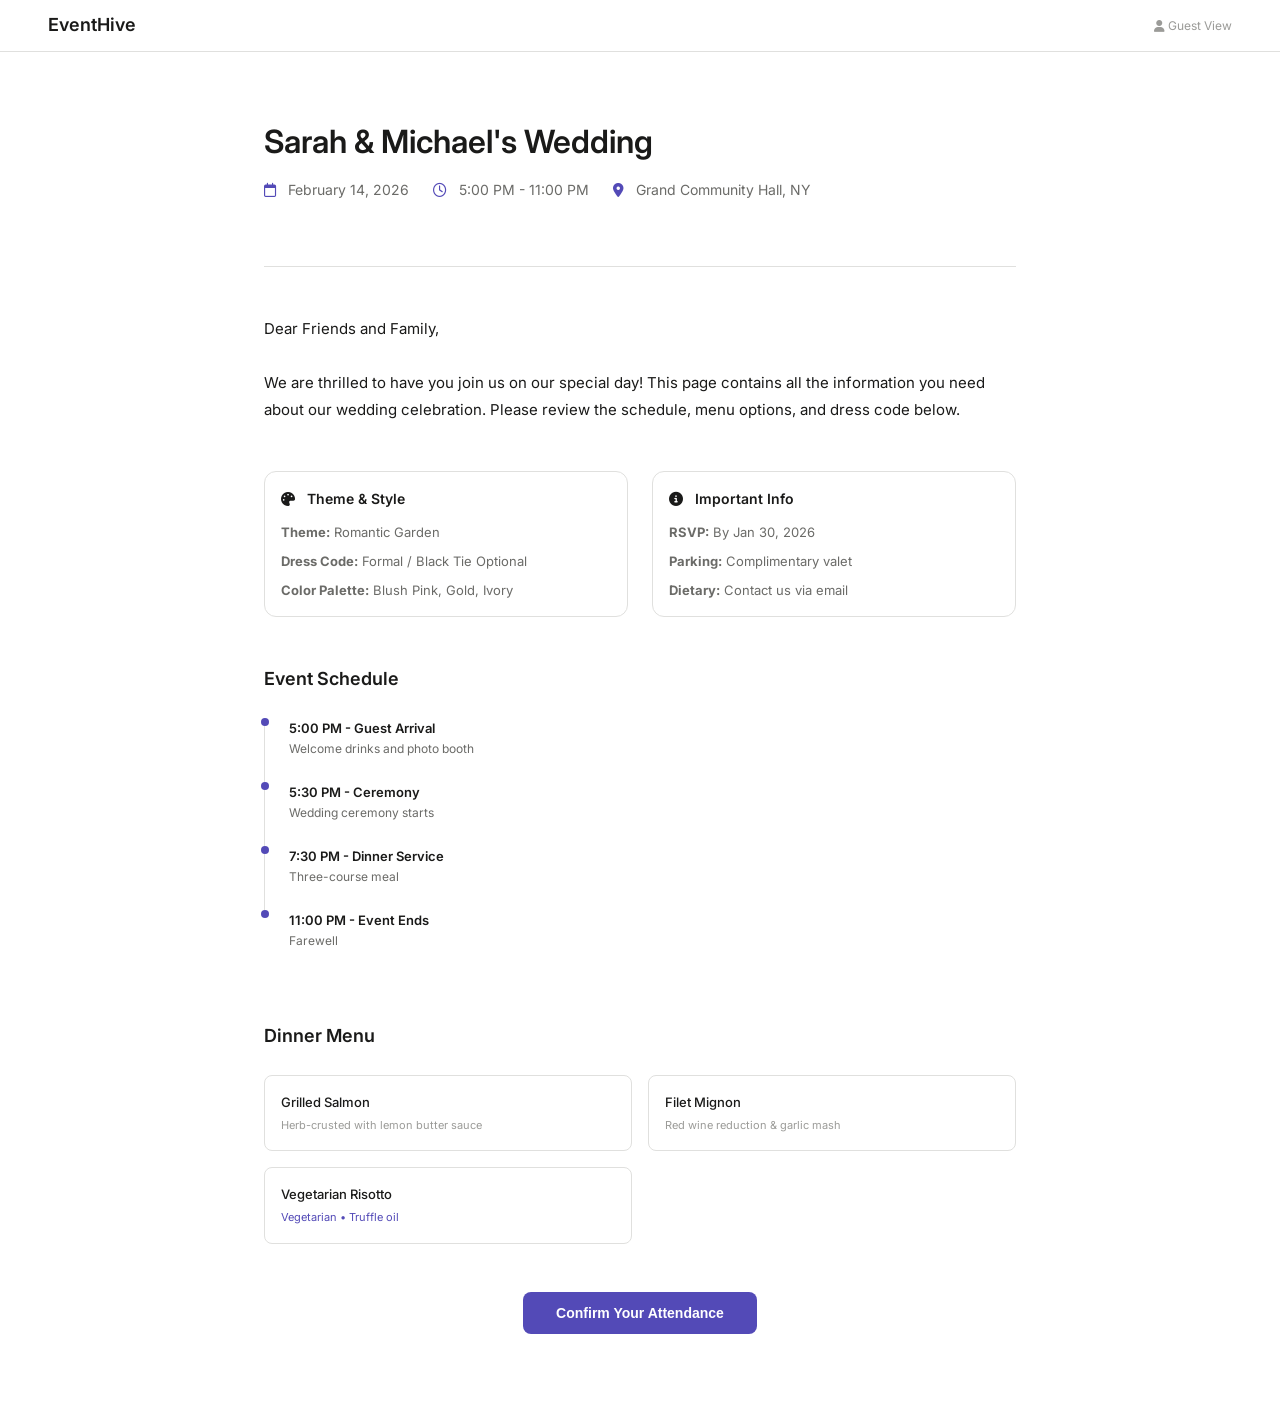
<file: guest-view.html>
<!DOCTYPE html>
<html lang="en">
<head>
    <meta charset="UTF-8">
    <meta name="viewport" content="width=device-width, initial-scale=1.0">
    <title>Event Details | EventHive</title>
    <link rel="stylesheet" href="style.css">
    <link rel="stylesheet" href="https://cdnjs.cloudflare.com/ajax/libs/font-awesome/6.4.0/css/all.min.css">
    <style>
        .guest-hero {
            padding: 64px 0;
            border-bottom: 0.5px solid var(--border-default);
            margin-bottom: 48px;
        }
        .guest-hero h1 {
            font-size: 32px;
            margin-bottom: 12px;
        }
        .event-meta {
            display: flex;
            gap: 24px;
            color: var(--text-secondary);
            font-size: 14px;
        }
        .event-meta i {
            margin-right: 8px;
            color: var(--primary);
        }
        .timeline-item {
            position: relative;
            padding-left: 24px;
            padding-bottom: 24px;
            border-left: 0.5px solid var(--border-default);
        }
        .timeline-item::before {
            content: '';
            position: absolute;
            left: -4px;
            top: 0;
            width: 8px;
            height: 8px;
            background: var(--primary);
            border-radius: 50%;
        }
        .timeline-item:last-child {
            border-left-color: transparent;
        }
        .menu-grid {
            display: grid;
            grid-template-columns: repeat(2, 1fr);
            gap: 16px;
        }
        .menu-item {
            padding: 16px;
            border: 0.5px solid var(--border-default);
            border-radius: 8px;
        }
    </style>
</head>
<body>

    <header class="topbar">
        <div class="container" style="display: flex; justify-content: space-between; align-items: center; width: 100%;">
            <div style="font-size: 18px; font-weight: 600; color: var(--text-primary);">EventHive</div>
            <div style="font-size: 12px; color: var(--text-tertiary);"><i class="fa-solid fa-user"></i> Guest View</div>
        </div>
    </header>

    <main class="container" style="max-width: 800px;">
        <section class="guest-hero">
            <h1>Sarah & Michael's Wedding</h1>
            <div class="event-meta">
                <span><i class="fa-regular fa-calendar"></i> February 14, 2026</span>
                <span><i class="fa-regular fa-clock"></i> 5:00 PM - 11:00 PM</span>
                <span><i class="fa-solid fa-location-dot"></i> Grand Community Hall, NY</span>
            </div>
        </section>

        <section style="margin-bottom: 48px;">
            <p class="text-secondary" style="font-size: 15px; line-height: 1.8;">
                Dear Friends and Family,<br><br>
                We are thrilled to have you join us on our special day! This page contains all the information you need about our wedding celebration. Please review the schedule, menu options, and dress code below.
            </p>
        </section>

        <div class="grid grid-2" style="margin-bottom: 48px; gap: 24px;">
            <div class="card">
                <h4 style="font-size: 14px; margin-bottom: 12px;"><i class="fa-solid fa-palette" style="margin-right: 8px;"></i> Theme & Style</h4>
                <div style="font-size: 13px; color: var(--text-secondary);">
                    <p><strong>Theme:</strong> Romantic Garden</p>
                    <p style="margin-top: 8px;"><strong>Dress Code:</strong> Formal / Black Tie Optional</p>
                    <p style="margin-top: 8px;"><strong>Color Palette:</strong> Blush Pink, Gold, Ivory</p>
                </div>
            </div>
            <div class="card">
                <h4 style="font-size: 14px; margin-bottom: 12px;"><i class="fa-solid fa-circle-info" style="margin-right: 8px;"></i> Important Info</h4>
                <div style="font-size: 13px; color: var(--text-secondary);">
                    <p><strong>RSVP:</strong> By Jan 30, 2026</p>
                    <p style="margin-top: 8px;"><strong>Parking:</strong> Complimentary valet</p>
                    <p style="margin-top: 8px;"><strong>Dietary:</strong> Contact us via email</p>
                </div>
            </div>
        </div>

        <section style="margin-bottom: 48px;">
            <h3 style="font-size: 18px; margin-bottom: 24px;">Event Schedule</h3>
            <div class="timeline">
                <div class="timeline-item">
                    <div style="font-size: 13px; font-weight: 600;">5:00 PM - Guest Arrival</div>
                    <div style="font-size: 12px; color: var(--text-secondary);">Welcome drinks and photo booth</div>
                </div>
                <div class="timeline-item">
                    <div style="font-size: 13px; font-weight: 600;">5:30 PM - Ceremony</div>
                    <div style="font-size: 12px; color: var(--text-secondary);">Wedding ceremony starts</div>
                </div>
                <div class="timeline-item">
                    <div style="font-size: 13px; font-weight: 600;">7:30 PM - Dinner Service</div>
                    <div style="font-size: 12px; color: var(--text-secondary);">Three-course meal</div>
                </div>
                <div class="timeline-item">
                    <div style="font-size: 13px; font-weight: 600;">11:00 PM - Event Ends</div>
                    <div style="font-size: 12px; color: var(--text-secondary);">Farewell</div>
                </div>
            </div>
        </section>

        <section style="margin-bottom: 48px;">
            <h3 style="font-size: 18px; margin-bottom: 24px;">Dinner Menu</h3>
            <div class="menu-grid">
                <div class="menu-item">
                    <div style="font-size: 13px; font-weight: 500;">Grilled Salmon</div>
                    <div style="font-size: 11px; color: var(--text-tertiary); margin-top: 4px;">Herb-crusted with lemon butter sauce</div>
                </div>
                <div class="menu-item">
                    <div style="font-size: 13px; font-weight: 500;">Filet Mignon</div>
                    <div style="font-size: 11px; color: var(--text-tertiary); margin-top: 4px;">Red wine reduction & garlic mash</div>
                </div>
                <div class="menu-item">
                    <div style="font-size: 13px; font-weight: 500;">Vegetarian Risotto</div>
                    <div style="font-size: 11px; color: var(--primary); margin-top: 4px;">Vegetarian • Truffle oil</div>
                </div>
            </div>
        </section>

        <section style="text-align: center; padding-bottom: 80px;">
            <button class="btn btn-primary" style="padding: 12px 32px; font-size: 14px;">Confirm Your Attendance</button>
        </section>
    </main>

</body>
</html>
</file>
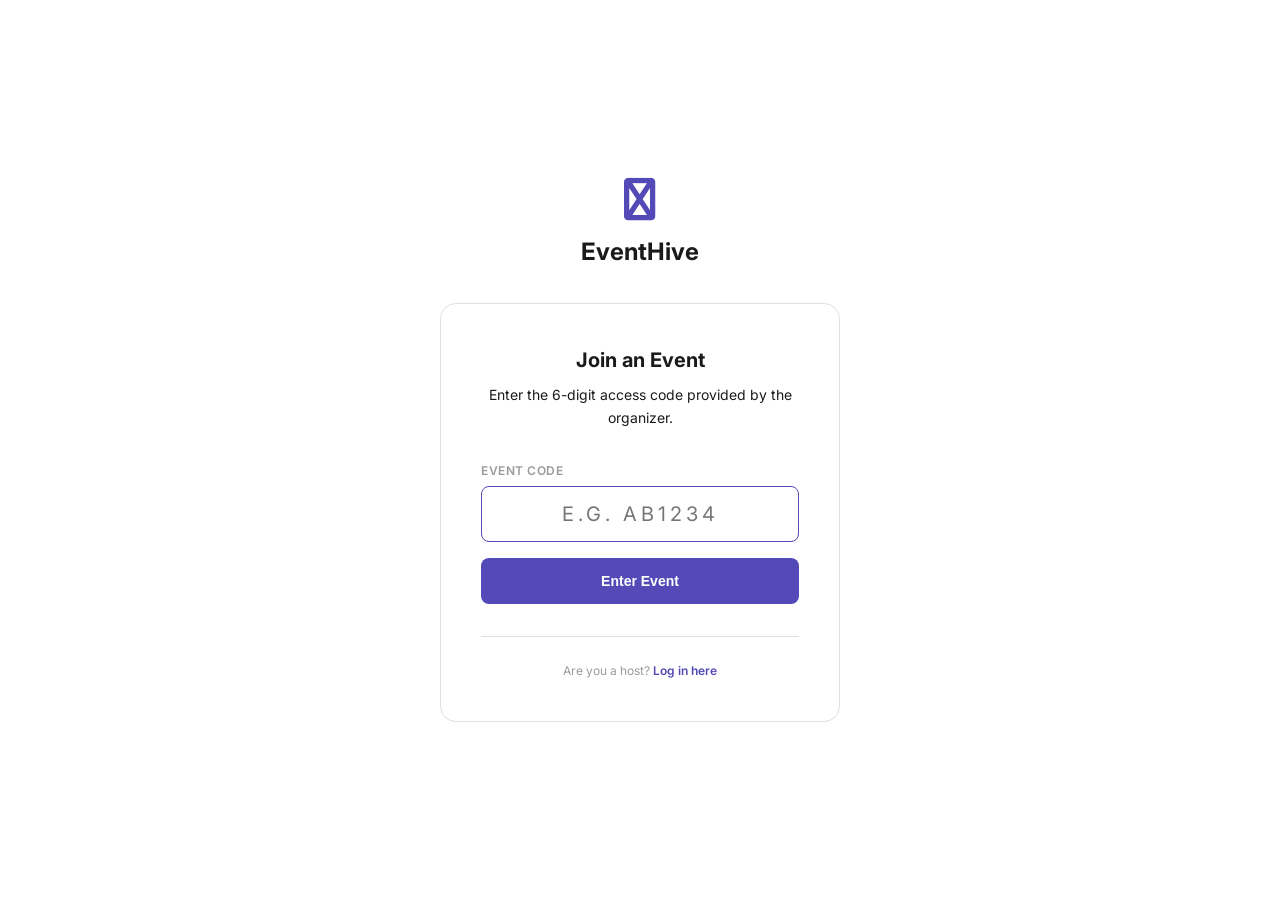
<file: join.html>
<!DOCTYPE html>
<html lang="en">
<head>
    <meta charset="UTF-8">
    <meta name="viewport" content="width=device-width, initial-scale=1.0">
    <title>Join Event | EventHive</title>
    <link rel="stylesheet" href="style.css">
    <link rel="stylesheet" href="https://cdnjs.cloudflare.com/ajax/libs/font-awesome/6.4.0/css/all.min.css">
</head>
<body class="auth-page">

    <div style="text-align: center;">
        <div style="margin-bottom: 32px; cursor: pointer;" onclick="location.href='index.html'">
            <i class="fa-solid fa-hive" style="font-size: 42px; color: var(--primary);"></i>
            <div style="font-size: 24px; font-weight: 700; margin-top: 10px;">EventHive</div>
        </div>

        <div class="auth-card" style="width: 400px; padding: 40px;">
            <h2 style="font-size: 20px; font-weight: 700; margin-bottom: 8px;">Join an Event</h2>
            <p class="text-secondary" style="font-size: 14px; margin-bottom: 32px;">Enter the 6-digit access code provided by the organizer.</p>

            <form onsubmit="handleJoin(event)">
                <div class="form-group" style="text-align: left;">
                    <label style="font-weight: 600; font-size: 12px; text-transform: uppercase; letter-spacing: 0.5px;">Event Code</label>
                    <input type="text" id="event-code" class="form-control" placeholder="e.g. AB1234" maxlength="6" style="text-transform: uppercase; font-size: 20px; text-align: center; letter-spacing: 4px; padding: 15px;" required autoFocus>
                </div>
                
                <div id="join-error" style="display: none; background: var(--error-fill); color: var(--error-text); padding: 10px; border-radius: 8px; font-size: 12px; margin-bottom: 16px;">
                    <i class="fa-solid fa-circle-exclamation" style="margin-right: 6px;"></i> Invalid or expired event code.
                </div>

                <button type="submit" class="btn btn-primary" style="width: 100%; padding: 14px; font-weight: 600; font-size: 14px;">Enter Event</button>
            </form>

            <div style="margin-top: 32px; padding-top: 24px; border-top: 0.5px solid var(--border-default);">
                <p class="text-tertiary" style="font-size: 12px;">Are you a host? <a href="auth.html" style="color: var(--primary); font-weight: 600;">Log in here</a></p>
            </div>
        </div>
    </div>

    <script src="store.js"></script>
    <script src="common.js"></script>
    <script>
        function handleJoin(e) {
            e.preventDefault();
            const code = document.getElementById('event-code').value.toUpperCase();
            const events = DataStore.getEvents();
            
            // Bypass strict verification: Find event or default to the first one available
            let event = events.find(ev => ev.code === code);
            
            if (!event && events.length > 0) {
                event = events[0];
            } else if (!event) {
                event = { name: "Demo Platform Event", code: "DEMO26", date: "2026-06-01" };
            }
            
            showNotification(`Code Accepted! Joining ${event.name}...`, 'success');
            // Persist the current event for the guest view
            localStorage.setItem('activeGuestEvent', JSON.stringify(event));
            setTimeout(() => location.href = 'guest-view.html', 800);
        }
    </script>
</body>
</html>
</file>
<file: style.css>
/* EventHive Modern Design System 
   Inspired by Linear, Notion, Vercel
*/

@import url('https://fonts.googleapis.com/css2?family=Inter:wght@400;500;600;700&display=swap');

:root {
    /* Color Palette */
    --primary: #534AB7;
    --primary-light: #EEEDFE;
    --bg-primary: #FFFFFF;
    --bg-secondary: #F5F5F3;
    --bg-tertiary: #EFEDE8;
    --text-primary: #1A1A19;
    --text-secondary: #6B6B68;
    --text-tertiary: #9B9B98;
    --border-default: #E0E0DE;
    
    /* Status Colors */
    --success-fill: #EAF3DE;
    --success-text: #3B6D11;
    --warning-fill: #FAEEDA;
    --warning-text: #854F0B;
    --info-fill: #E6F1FB;
    --info-text: #185FA5;
    --error-fill: #FCEBEB;
    --error-text: #A32D2D;
    --neutral-fill: #F1EFE8;
    --neutral-text: #5F5E5A;

    /* Spacing & Radius */
    --radius-card: 12px;
    --radius-button: 8px;
    --radius-pill: 100px;
    --padding-component: 16px;
    --gap-section: 20px;
    --gap-grid: 12px;
}

* {
    margin: 0;
    padding: 0;
    box-sizing: border-box;
}

body {
    font-family: 'Inter', sans-serif;
    background-color: var(--bg-primary);
    color: var(--text-primary);
    line-height: 1.6;
    -webkit-font-smoothing: antialiased;
}

a {
    text-decoration: none;
    color: var(--primary);
    transition: opacity 0.2s ease;
}

ul {
    list-style: none;
}

/* Typography */
h1, h2, h3, h4 {
    font-weight: 600;
    color: var(--text-primary);
}

.text-muted { color: var(--text-secondary); }
.text-tertiary { color: var(--text-tertiary); }

/* Premium Sidebar Navigation Items (Beautiful & Functional) */
.nav-item {
    display: flex;
    align-items: center;
    padding: 8px 12px;
    margin: 4px 12px;
    border-radius: 8px;
    font-size: 13px;
    font-weight: 500;
    color: var(--text-secondary);
    cursor: pointer;
    transition: all 0.2s cubic-bezier(0.4, 0, 0.2, 1);
    text-decoration: none;
    border: 1px solid transparent;
}

.nav-item i {
    width: 24px;
    height: 24px;
    display: flex;
    align-items: center;
    justify-content: center;
    font-size: 14px;
    margin-right: 10px;
    border-radius: 6px;
    background: transparent;
    transition: all 0.2s;
}

.nav-item:hover {
    background-color: var(--bg-secondary);
    color: var(--text-primary);
}

.nav-item.active {
    background-color: var(--primary-light);
    color: var(--primary);
    font-weight: 600;
}

.nav-item.active i {
    color: var(--primary);
}

/* Beautiful Buttons */
.btn {
    display: inline-flex;
    align-items: center;
    justify-content: center;
    padding: 8px 16px;
    border-radius: var(--radius-button);
    font-size: 13px;
    font-weight: 600;
    cursor: pointer;
    transition: all 0.2s ease;
    border: 0.5px solid transparent;
    gap: 8px;
}

.btn-primary { background-color: var(--primary); color: white; }
.btn-primary:hover { opacity: 0.9; transform: translateY(-1px); }

.btn-secondary { background-color: white; color: var(--text-primary); border-color: var(--border-default); }
.btn-secondary:hover { background-color: var(--bg-secondary); border-color: var(--text-tertiary); }

.btn-ghost { background-color: transparent; color: var(--text-secondary); }
.btn-ghost:hover { background-color: var(--bg-secondary); color: var(--text-primary); }

/* Layout Containers */
.container { max-width: 1440px; margin: 0 auto; padding: 0 24px; }

.app-wrapper { display: flex; min-height: 100vh; }

.sidebar {
    width: 220px;
    background-color: var(--bg-primary);
    border-right: 0.5px solid var(--border-default);
    position: sticky;
    top: 0;
    height: 100vh;
}

.topbar {
    height: 52px;
    background-color: var(--bg-primary);
    border-bottom: 0.5px solid var(--border-default);
    position: sticky;
    top: 0;
    z-index: 10;
    display: flex;
    align-items: center;
    justify-content: space-between;
    padding: 0 24px;
}

.main-content { flex: 1; min-width: 0; }

/* Cards & Badges */
.card {
    background-color: var(--bg-primary);
    border: 0.5px solid var(--border-default);
    border-radius: var(--radius-card);
    padding: var(--padding-component);
    transition: box-shadow 0.2s;
}

.badge {
    display: inline-flex;
    align-items: center;
    padding: 2px 8px;
    border-radius: var(--radius-pill);
    font-size: 11px;
    font-weight: 600;
}

.badge-success { background: var(--success-fill); color: var(--success-text); }
.badge-warning { background: var(--warning-fill); color: var(--warning-text); }
.badge-info { background: var(--info-fill); color: var(--info-text); }
.badge-error { background: var(--error-fill); color: var(--error-text); }
.badge-neutral { background: var(--neutral-fill); color: var(--neutral-text); }

/* Grid Utilities */
.grid { display: grid; gap: var(--gap-grid); }
.grid-2 { grid-template-columns: repeat(2, 1fr); }
.grid-3 { grid-template-columns: repeat(3, 1fr); }
.grid-4 { grid-template-columns: repeat(4, 1fr); }

/* Role Cards for Landing */
.role-card {
    background-color: var(--bg-primary);
    border: 0.5px solid var(--border-default);
    border-radius: var(--radius-card);
    padding: 32px;
    text-align: center;
    cursor: pointer;
    transition: all 0.2s ease;
    display: block;
    color: inherit;
}

.role-card:hover { 
    background-color: var(--bg-secondary); 
    transform: translateY(-2px); 
    border-color: var(--primary);
}

/* Auth Pages */
.auth-page { display: flex; align-items: center; justify-content: center; height: 100vh; background-color: var(--bg-primary); }
.auth-card { width: 400px; padding: 32px; border: 1.5px solid var(--border-default); border-radius: 16px; }
.auth-tabs { display: flex; margin-bottom: 24px; border-bottom: 0.5px solid var(--border-default); }
.auth-tab { flex: 1; text-align: center; padding: 8px 0; cursor: pointer; font-size: 13px; font-weight: 600; color: var(--text-secondary); position: relative; }
.auth-tab.active { color: var(--text-primary); }
.auth-tab.active::after { content: ''; position: absolute; bottom: -1px; left: 0; right: 0; height: 2px; background-color: var(--primary); }

.form-group { margin-bottom: 16px; }
.form-group label { display: block; font-size: 12px; font-weight: 600; margin-bottom: 6px; text-transform: uppercase; color: var(--text-tertiary); letter-spacing: 0.5px; }
.form-control { width: 100%; padding: 10px 12px; border: 0.5px solid var(--border-default); border-radius: 8px; font-family: inherit; font-size: 13px; outline: none; transition: border-color 0.2s; }
.form-control:focus { border-color: var(--primary); }
</file>
